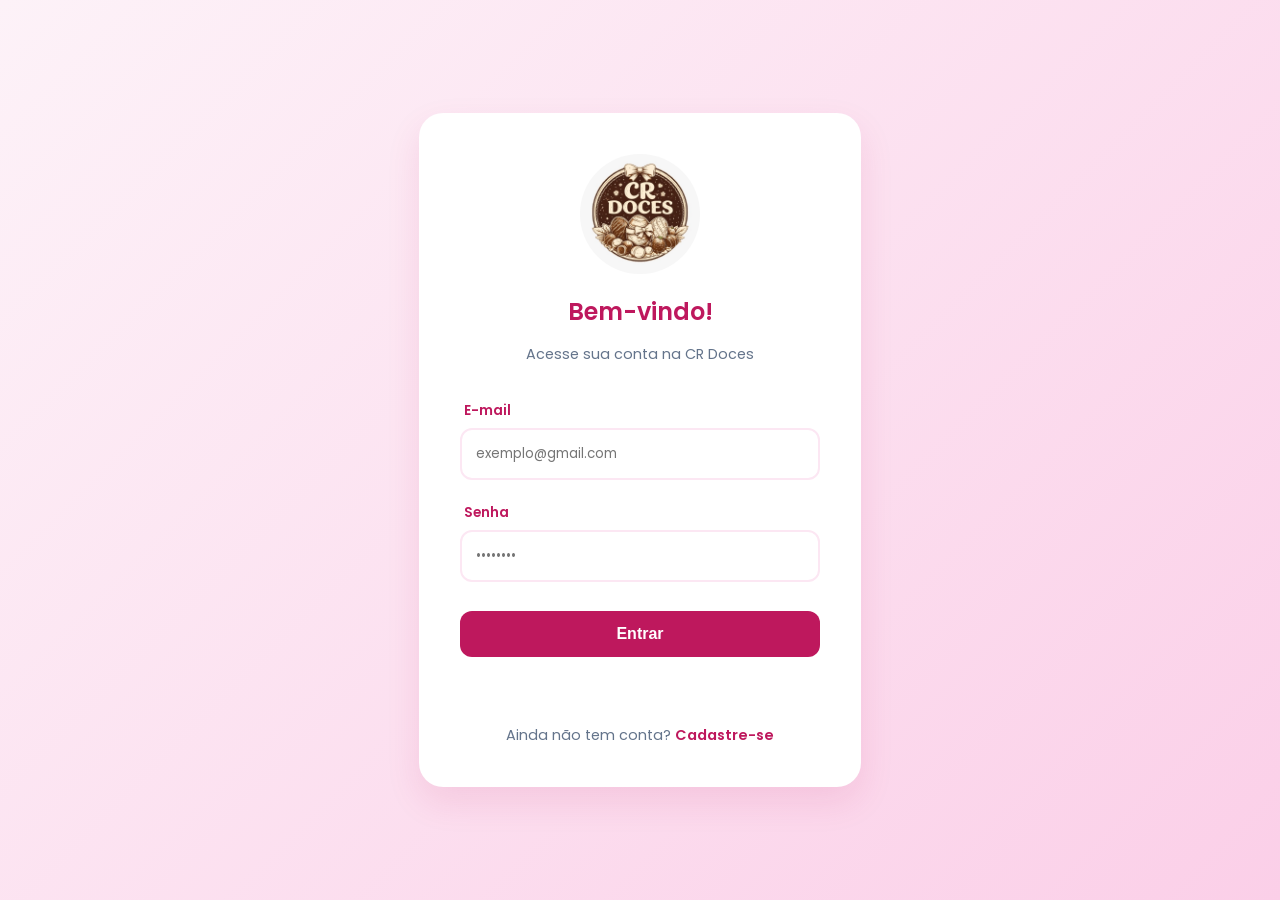
<file: Front-End/index.html>
<!DOCTYPE html>
<html lang="pt-br">
<head>
    <meta charset="UTF-8">
    <meta name="viewport" content="width=device-width, initial-scale=1.0">
    <title>Login - CR Doces</title>
    <link rel="stylesheet" href="css/style.css">
</head>
<body>
    <div class="auth-card">
        <div class="logo-container">
            <img src="assets/cr-doces.png" alt="Logo CR Doces" class="logo-img">
        </div>

        <h2>Bem-vindo!</h2>
        <p>Acesse sua conta na CR Doces</p>
        
        <div class="input-group">
            <label>E-mail</label>
            <input type="email" id="email" placeholder="exemplo@gmail.com">
        </div>
        
        <div class="input-group">
            <label>Senha</label>
            <input type="password" id="password" placeholder="••••••••">
        </div>

        <button onclick="fazerLogin()">Entrar</button>
        <div id="mensagem"></div>

        <div class="link-footer">
            Ainda não tem conta? <a href="cadastro.html">Cadastre-se</a>
        </div>
    </div>

    <script>
        async function fazerLogin() {
            const email = document.getElementById('email').value;
            const password = document.getElementById('password').value;
            const msg = document.getElementById('mensagem');

            try {
                const response = await fetch('http://localhost:8080/auth/login', {
                    method: 'POST',
                    headers: { 'Content-Type': 'application/json' },
                    body: JSON.stringify({ email, password })
                });

                const data = await response.json();

                if (response.ok) {
                    localStorage.setItem('token', data.Token); 
                    localStorage.setItem('userName', data.name);
                    msg.style.color = "green";
                    msg.innerText = "Login realizado! Redirecionando...";
                    setTimeout(() => window.location.href = 'dashboard.html', 1500);
                } else {
                    msg.style.color = "red";
                    msg.innerText = "E-mail ou senha incorretos.";
                }
            } catch (e) {
                msg.innerText = "Erro de conexão com o servidor.";
            }
        }
    </script>
</body>
</html>
</file>
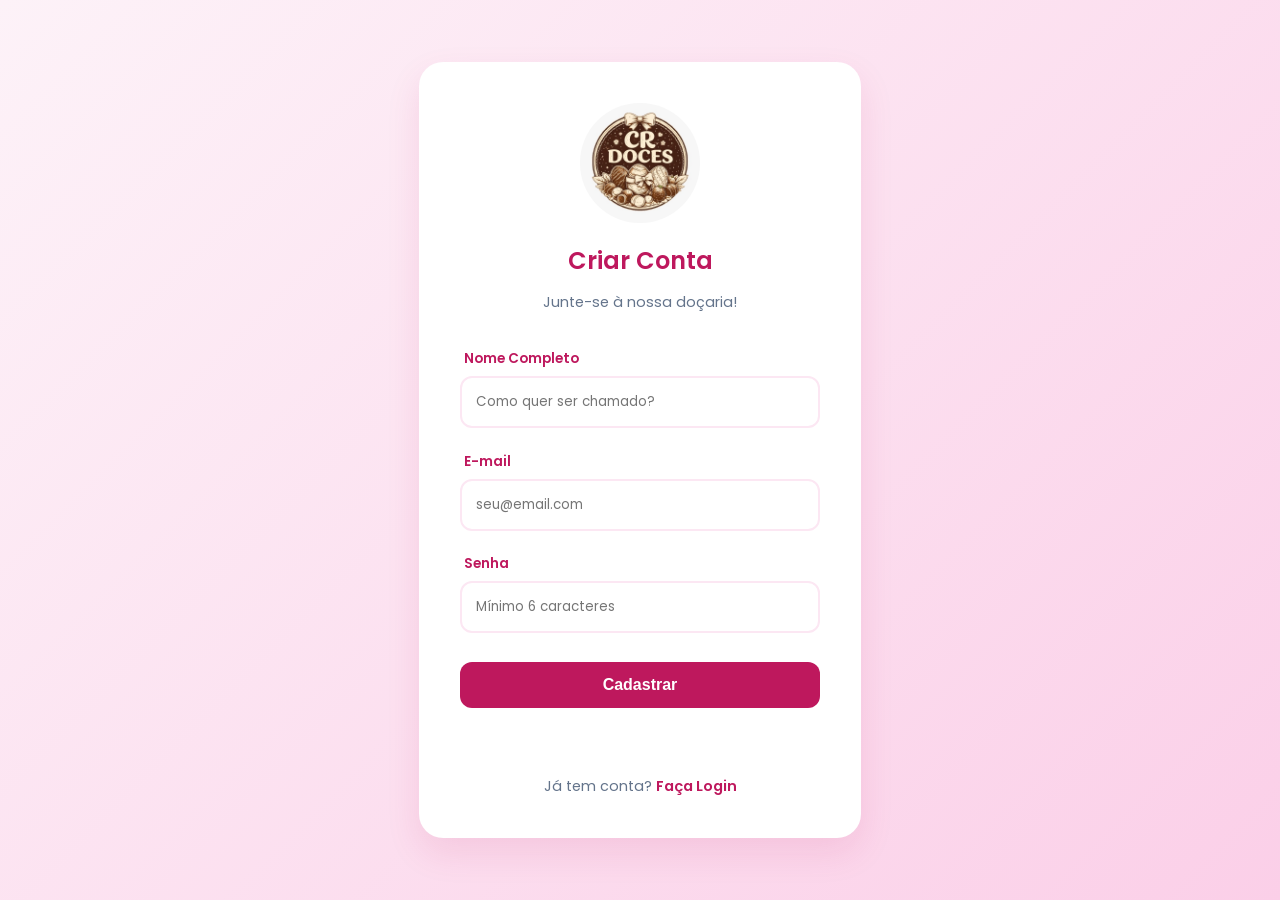
<file: Front-End/cadastro.html>
<!DOCTYPE html>
<html lang="pt-br">
<head>
    <meta charset="UTF-8">
    <meta name="viewport" content="width=device-width, initial-scale=1.0">
    <title>Cadastro - CR Doces</title>
    <link rel="stylesheet" href="css/style.css">
</head>
<body>
    <div class="auth-card">
        <div class="logo-container">
            <img src="assets/cr-doces.png" alt="Logo CR Doces" class="logo-img">
        </div>
        <h2>Criar Conta</h2>
        <p>Junte-se à nossa doçaria!</p>
        
        <div class="input-group">
            <label>Nome Completo</label>
            <input type="text" id="name" placeholder="Como quer ser chamado?">
        </div>

        <div class="input-group">
            <label>E-mail</label>
            <input type="email" id="email" placeholder="seu@email.com">
        </div>
        
        <div class="input-group">
            <label>Senha</label>
            <input type="password" id="password" placeholder="Mínimo 6 caracteres">
        </div>

        <button onclick="fazerCadastro()">Cadastrar</button>
        <div id="mensagem"></div>

        <div class="link-footer">
            Já tem conta? <a href="index.html">Faça Login</a>
        </div>
    </div>

    <script>
        async function fazerCadastro() {
            const name = document.getElementById('name').value;
            const email = document.getElementById('email').value;
            const password = document.getElementById('password').value;
            const msg = document.getElementById('mensagem');

            try {
                const response = await fetch('http://localhost:8080/auth/register', {
                    method: 'POST',
                    headers: { 'Content-Type': 'application/json' },
                    body: JSON.stringify({ name, email, password })
                });

                if (response.ok) {
                    msg.style.color = "green";
                    msg.innerText = "Conta criada! Você já pode logar.";
                    setTimeout(() => window.location.href = 'index.html', 2000);
                } else {
                    msg.style.color = "red";
                    msg.innerText = "Erro no cadastro. E-mail já existe?";
                }
            } catch (e) {
                msg.innerText = "Erro de conexão com o servidor.";
            }
        }
    </script>
</body>
</html>
</file>
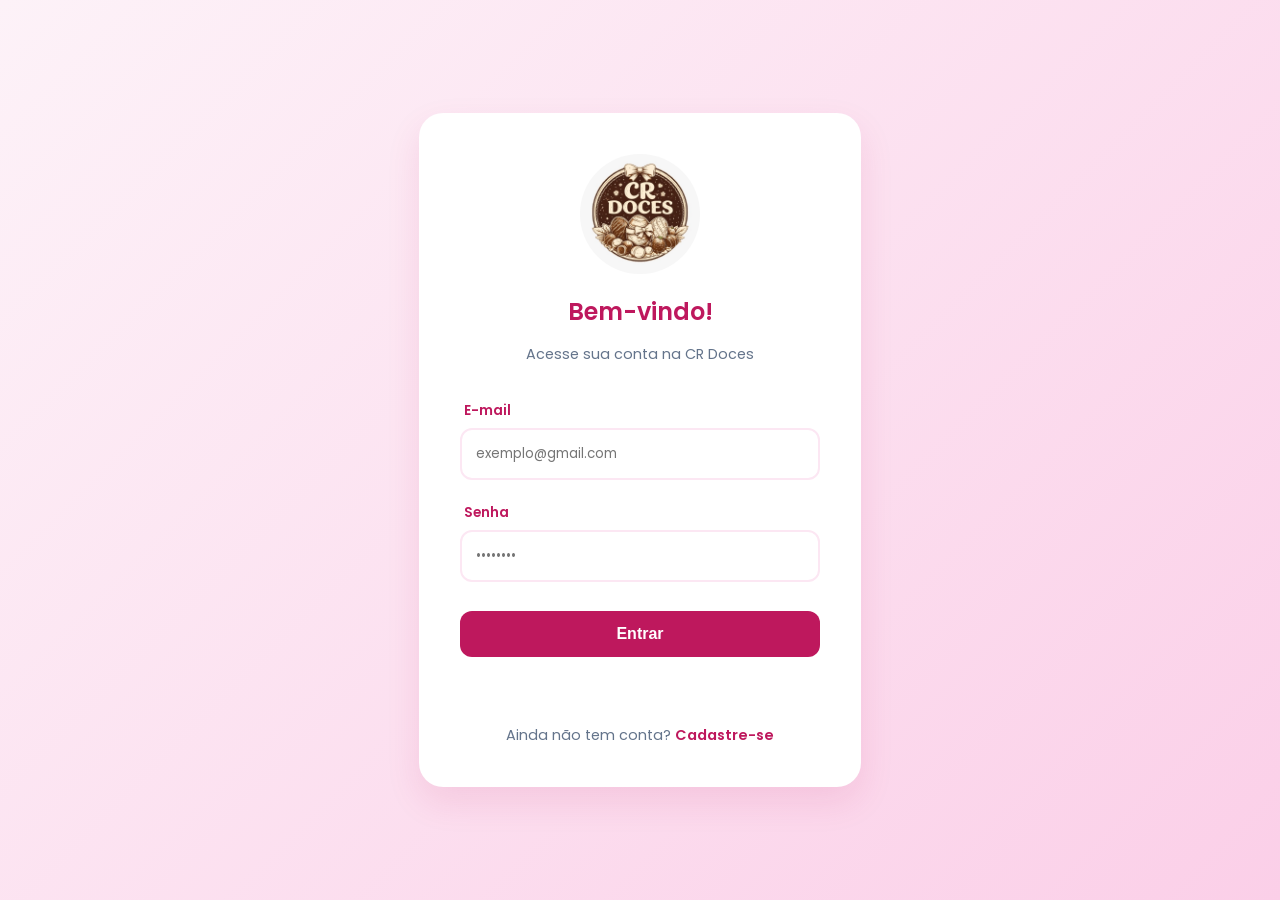
<file: Front-End/dashboard.html>
<!DOCTYPE html>
<html lang="en">
<head>
    <meta charset="UTF-8">
    <meta name="viewport" content="width=device-width, initial-scale=1.0">
    <title>Dashboard</title>

    <link rel="stylesheet" href="css/dashboard.css">
</head>
<body>
    <main class="main-content">
    <header class="header">
    <div class="welcome-group">
        <h2 id="userNameDisplay">Olá, Gestora</h2>
        <p class="subtitle">Painel de Pedidos</p>
    </div>
    <div class="user-info">
        <button class="btn-primary" onclick="abrirModalPedido()">+ Novo Pedido</button>
        <button class="btn-logout" onclick="logout()">Sair</button>
    </div>
</header>

    <section class="kpi-grid">
        <div class="kpi-card">
            <span class="kpi-title">Pendentes / Fazendo</span>
            <span class="kpi-value" id="countAtivos">0</span>
        </div>
        <div class="kpi-card">
            <span class="kpi-title">Faturamento (Hoje)</span>
            <span class="kpi-value" id="faturamentoDia">R$ 0,00</span>
        </div>
    </section>

    <section class="recent-orders">
        <h3 class="section-title">Fila de Produção</h3>
        <div class="table-container">
            <table>
                <thead>
                    <tr>
                        <th>Cliente</th>
                        <th>Pedido</th>
                        <th>Total</th>
                        <th>Status</th>
                        <th>Ações</th>
                    </tr>
                </thead>
                <tbody id="tabelaPedidos">
                    </tbody>
            </table>
        </div>
    </section>
</main>

<div id="modalPedido" class="modal">
    <div class="modal-content">
        <span class="close" onclick="fecharModalPedido()">&times;</span>
        <h2>Novo Pedido</h2>
        <form id="formNovoPedido">
            <div class="input-group">
                <label>Nome do Cliente</label>
                <input type="text" id="cliente" placeholder="Ex: Maria Silva" required>
            </div>
            <div class="input-group">
                <label>O que ela comprou? (Descrição)</label>
                <textarea id="itens" placeholder="Ex: 2x Bolo de Pote, 5x Brigadeiros" required></textarea>
            </div>
            <div class="input-group">
                <label>Valor Total (R$)</label>
                <input type="number" id="valor" step="0.01" placeholder="0.00" required>
            </div>
            <button type="submit" class="btn-save">Registrar Pedido</button>
        </form>
    </div>
</div>

</body>
</html>

<script>
 const API_URL = "http://localhost:8080/api/pedidos";
    const token = localStorage.getItem('token'); 

// Se não houver token, volta para o login (segurança básica no front)
if (!token && window.location.pathname.includes('dashboard.html')) {
    window.location.href = "index.html";
}

document.addEventListener('DOMContentLoaded', () => {
    const user = localStorage.getItem('userName') || 'Gestora';
    document.getElementById('userNameDisplay').innerText = `Olá, ${user}`;
    carregarPedidos(); // Busca do Java ao abrir
});

// --- FUNÇÕES DE COMUNICAÇÃO COM O JAVA ---

async function carregarPedidos() {
    try {
        const response = await fetch(API_URL, {
            headers: { "Authorization": `Bearer ${token}` }
        });
        if (response.status === 403) logout(); // Token expirado ou inválido
        
        const pedidos = await response.json();
        renderizarTabela(pedidos);
        atualizarKPIs(pedidos);
    } catch (error) {
        console.error("Erro ao carregar pedidos:", error);
    }
}

async function salvarNovoPedido(e) {
    e.preventDefault();

    const novoPedido = {
        cliente: document.getElementById('cliente').value,
        itens: document.getElementById('itens').value,
        valor: parseFloat(document.getElementById('valor').value)
    };

    try {
        const response = await fetch(API_URL, {
            method: "POST",
            headers: {
                "Authorization": `Bearer ${token}`,
                "Content-Type": "application/json"
            },
            body: JSON.stringify(novoPedido)
        });

        if (response.ok) {
            fecharModalPedido();
            carregarPedidos(); // Recarrega a lista atualizada
        }
    } catch (error) {
        alert("Erro ao salvar pedido no servidor.");
    }
}

async function avancarStatus(id, statusAtual) {
    let novoStatus = "";
    if (statusAtual === 'pendente') novoStatus = 'fazendo';
    else if (statusAtual === 'fazendo') novoStatus = 'entregue';

    try {
        await fetch(`${API_URL}/${id}/status`, {
            method: "PATCH",
            headers: {
                "Authorization": `Bearer ${token}`,
                "Content-Type": "application/json"
            },
            body: JSON.stringify(novoStatus)
        });
        carregarPedidos();
    } catch (error) {
        console.error("Erro ao atualizar status");
    }
}

// --- FUNÇÕES DE TELA ---

function renderizarTabela(lista) {
    const tbody = document.getElementById('tabelaPedidos');
    tbody.innerHTML = '';

    lista.forEach(p => {
        tbody.innerHTML += `
            <tr>
                <td data-label="Cliente"><strong>${p.cliente}</strong></td>
                <td data-label="Pedido">${p.itens}</td>
                <td data-label="Total">R$ ${p.valor.toFixed(2)}</td>
                <td data-label="Status"><span class="status ${p.status.toLowerCase()}">${p.status.toUpperCase()}</span></td>
                <td data-label="Ações">
                    ${p.status !== 'entregue' ? 
                        `<button class="btn-action" onclick="avancarStatus(${p.id}, '${p.status}')">Avançar ➔</button>` : 
                        `✅ Finalizado`}
                </td>
            </tr>
        `;
    });
}

function atualizarKPIs(lista) {
    const ativos = lista.filter(p => p.status !== 'entregue').length;
    const faturamento = lista
        .filter(p => p.status === 'entregue')
        .reduce((sum, p) => sum + p.valor, 0);

    document.getElementById('countAtivos').innerText = ativos;
    document.getElementById('faturamentoDia').innerText = `R$ ${faturamento.toFixed(2)}`;
}

function abrirModalPedido() { document.getElementById('modalPedido').style.display = 'block'; }
function fecharModalPedido() { 
    document.getElementById('modalPedido').style.display = 'none';
    document.getElementById('formNovoPedido').reset();
}

function logout() {
    localStorage.clear();
    window.location.href = "index.html";
}

// Escuta o formulário
document.getElementById('formNovoPedido').addEventListener('submit', salvarNovoPedido);
</script>
</file>
<file: Front-End/css/style.css>
/* style.css */
@import url('https://fonts.googleapis.com/css2?family=Poppins:wght@300;400;600&display=swap');

:root {
    --rosa-principal: #be185d;
    --rosa-claro: #fdf2f8;
    --rosa-hover: #9d174d;
    --branco: #ffffff;
    --cinza: #64748b;
}

body {
    font-family: 'Poppins', sans-serif;
    background: linear-gradient(135deg, var(--rosa-claro) 0%, #fbcfe8 100%);
    display: flex;
    justify-content: center;
    align-items: center;
    height: 100vh;
    margin: 0;
}

.auth-card {
    background: var(--branco);
    padding: 2.5rem;
    border-radius: 24px;
    box-shadow: 0 15px 35px rgba(190, 24, 93, 0.1);
    width: 360px;
    text-align: center;
    border: 1px solid rgba(255, 255, 255, 0.3);
}

h2 { 
    color: var(--rosa-principal); 
    margin-bottom: 0.5rem; 
    font-weight: 600;
}

p { 
    color: var(--cinza); 
    margin-bottom: 2rem; 
    font-size: 0.9rem; 
}

.input-group { 
    text-align: left; 
    margin-bottom: 1.2rem; 
}

label { 
    font-size: 0.85rem; 
    color: var(--rosa-principal); 
    font-weight: 600; 
    margin-left: 4px;
}

input {
    width: 100%;
    padding: 14px;
    margin-top: 6px;
    border: 2px solid #fce7f3;
    border-radius: 12px;
    box-sizing: border-box;
    outline: none;
    transition: all 0.3s ease;
    font-family: inherit;
}

input:focus { 
    border-color: var(--rosa-principal); 
    box-shadow: 0 0 8px rgba(190, 24, 93, 0.15); 
}

button {
    width: 100%;
    padding: 14px;
    background: var(--rosa-principal);
    color: white;
    border: none;
    border-radius: 12px;
    cursor: pointer;
    font-weight: 600;
    font-size: 1rem;
    margin-top: 10px;
    transition: all 0.3s ease;
}

button:hover { 
    background: var(--rosa-hover); 
    transform: translateY(-2px);
    box-shadow: 0 5px 15px rgba(190, 24, 93, 0.3);
}

.link-footer { 
    margin-top: 1.8rem; 
    font-size: 0.9rem; 
    color: var(--cinza); 
}

.link-footer a { 
    color: var(--rosa-principal); 
    text-decoration: none; 
    font-weight: 600; 
}

.link-footer a:hover {
    text-decoration: underline;
}

#mensagem { 
    margin-top: 1.2rem; 
    font-weight: 500; 
    font-size: 0.9rem; 
    min-height: 20px;
}

.logo-container {
    display: flex;
    justify-content: center;
    margin-bottom: 20px; 
}


.logo-img {
    width: 120px; 
    height: auto; 
    border-radius: 50%; 
}


/*Questões de reponsividade UTILIZADO IA Como apoio nessa parte.*/
@media (max-width: 480px) {
    body {
        padding: 20px; 
        align-items: flex-start; 
        padding-top: 10vh;
    }

    .auth-card {
        width: 100%; 
        max-width: none; 
        padding: 1.5rem; 
        border-radius: 15px; 
    }

    h2 {
        font-size: 1.5rem; 
    }

    input, button {
        padding: 15px; 
        font-size: 16px; 
    }
}
</file>
<file: Front-End/css/dashboard.css>
/* dashboard.css */
@import url('https://fonts.googleapis.com/css2?family=Poppins:wght@300;400;500;600;700&display=swap');

:root {
    --primary: #be185d;       /* Rosa CR-Doces */
    --primary-hover: #9d174d;
    --secondary: #fdf2f8;     /* Rosa Pastel de fundo */
    --text-dark: #1e293b;
    --text-light: #64748b;
    --white: #ffffff;
    --success: #10b981;       /* Verde para "Entregue" */
    --warning: #f59e0b;       /* Laranja para "Fazendo" */
    --danger: #ef4444;        /* Vermelho para "Pendente" */
    --shadow: 0 4px 15px rgba(0, 0, 0, 0.05);
}

* {
    margin: 0;
    padding: 0;
    box-sizing: border-box;
    font-family: 'Poppins', sans-serif;
}

body {
    background-color: var(--secondary);
    color: var(--text-dark);
    display: flex;
    min-height: 100vh;
}

/* --- SIDEBAR --- */
.sidebar {
    width: 260px;
    background: var(--white);
    border-right: 1px solid #e2e8f0;
    display: flex;
    flex-direction: column;
    padding: 2rem 1.5rem;
    position: fixed;
    height: 100vh;
    transition: 0.3s;
}

.brand {
    font-size: 1.5rem;
    font-weight: 700;
    color: var(--primary);
    margin-bottom: 2.5rem;
    text-align: center;
}

.menu-item {
    display: flex;
    align-items: center;
    padding: 0.8rem 1rem;
    color: var(--text-light);
    text-decoration: none;
    border-radius: 10px;
    margin-bottom: 0.5rem;
    font-weight: 500;
    transition: 0.2s;
}

.menu-item:hover, .menu-item.active {
    background: var(--secondary);
    color: var(--primary);
}

/* --- CONTEÚDO PRINCIPAL --- */
.main-content {
    flex: 1;
    margin-left: 260px; /* Espaço da sidebar */
    padding: 2rem;
}

.header {
    display: flex;
    justify-content: space-between;
    align-items: center;
    margin-bottom: 2rem;
}

/* --- BOTÕES --- */
.btn-primary {
    background: var(--primary);
    color: white;
    border: none;
    padding: 0.7rem 1.5rem;
    border-radius: 8px;
    font-weight: 600;
    cursor: pointer;
    transition: 0.2s;
}

.btn-primary:hover {
    background: var(--primary-hover);
    transform: translateY(-2px);
}

.btn-logout {
    background: transparent;
    color: var(--text-light);
    border: 1px solid #e2e8f0;
    padding: 0.7rem 1.2rem;
    border-radius: 8px;
    cursor: pointer;
    margin-left: 10px;
}

/* --- CARDS DE MÉTRICAS (KPI) --- */
.kpi-grid {
    display: grid;
    grid-template-columns: repeat(auto-fit, minmax(200px, 1fr));
    gap: 1.5rem;
    margin-bottom: 2.5rem;
}

.kpi-card {
    background: var(--white);
    padding: 1.5rem;
    border-radius: 16px;
    box-shadow: var(--shadow);
    text-align: center;
}

.kpi-title {
    font-size: 0.85rem;
    color: var(--text-light);
    text-transform: uppercase;
    letter-spacing: 1px;
    display: block;
    margin-bottom: 0.5rem;
}

.kpi-value {
    font-size: 1.75rem;
    font-weight: 700;
    color: var(--text-dark);
}

/* --- TABELA DE PEDIDOS --- */
.recent-orders {
    background: var(--white);
    padding: 1.5rem;
    border-radius: 16px;
    box-shadow: var(--shadow);
}

.section-title {
    margin-bottom: 1.5rem;
    font-size: 1.2rem;
    font-weight: 600;
}

.table-container {
    width: 100%;
    overflow-x: auto;
}

table {
    width: 100%;
    border-collapse: collapse;
}

th {
    text-align: left;
    padding: 1rem;
    color: var(--text-light);
    border-bottom: 2px solid var(--secondary);
    font-size: 0.9rem;
}

td {
    padding: 1rem;
    border-bottom: 1px solid #f1f5f9;
}

/* Status Badges */
.status {
    padding: 5px 12px;
    border-radius: 20px;
    font-size: 0.75rem;
    font-weight: 700;
    text-transform: uppercase;
}

.status.pendente { background: #fee2e2; color: var(--danger); }
.status.fazendo { background: #fef3c7; color: var(--warning); }
.status.entregue { background: #d1fae5; color: var(--success); }

.btn-action {
    background: #f1f5f9;
    border: none;
    padding: 5px 10px;
    border-radius: 6px;
    cursor: pointer;
    font-weight: 600;
    color: var(--primary);
}

/* --- MODAL --- */
.modal {
    display: none;
    position: fixed;
    z-index: 3000;
    left: 0;
    top: 0;
    width: 100%;
    height: 100%;
    background: rgba(30, 41, 59, 0.5);
    backdrop-filter: blur(4px);
}

.modal-content {
    background: var(--white);
    margin: 5% auto;
    padding: 2.5rem;
    width: 90%;
    max-width: 450px;
    border-radius: 20px;
    box-shadow: 0 20px 25px -5px rgba(0,0,0,0.1);
    position: relative;
}

.close {
    position: absolute;
    right: 20px;
    top: 15px;
    font-size: 1.5rem;
    cursor: pointer;
    color: var(--text-light);
}

.input-group {
    margin-bottom: 1.2rem;
}

.input-group label {
    display: block;
    margin-bottom: 0.5rem;
    font-weight: 500;
    font-size: 0.9rem;
}

.input-group input, .input-group textarea {
    width: 100%;
    padding: 0.8rem;
    border: 1px solid #e2e8f0;
    border-radius: 8px;
    font-size: 1rem;
}


.welcome-group {
    display: flex;
    flex-direction: column;
}

.subtitle {
    color: var(--text-light);
    font-size: 0.85rem;
    font-weight: 400;
}

#userNameDisplay {
    font-size: 1.5rem;
    color: var(--primary);
    line-height: 1.2;
}

.btn-save {
    width: 100%;
    background: var(--primary); /* Aquele rosa bonito */
    color: white;
    border: none;
    padding: 12px;
    border-radius: 8px;
    font-weight: 600;
    font-size: 1rem;
    cursor: pointer;
    margin-top: 15px;
    transition: background 0.3s ease;
}

.btn-save:hover {
    background: var(--primary-hover);
}



/*Questões de reponsividade UTILIZADO IA Como apoio nessa parte.*/
@media (max-width: 768px) {
    body {
        flex-direction: column; /* Empilha sidebar e conteúdo */
    }

    .sidebar {
        width: 100%;
        height: auto;
        position: relative;
        padding: 1rem;
        flex-direction: row;
        justify-content: space-between;
        align-items: center;
        border-right: none;
        border-bottom: 1px solid #e2e8f0;
    }

    .brand {
        margin-bottom: 0;
        font-size: 1.2rem;
    }

    .sidebar nav {
        display: flex;
        gap: 10px;
    }

    .menu-item {
        margin-bottom: 0;
        padding: 0.5rem;
    }

    .menu-item span {
        display: none; /* Esconde o texto, deixa só os ícones/emojis no menu */
    }

    .main-content {
        margin-left: 0; /* Remove o recuo da sidebar fixa */
        padding: 1rem;
    }

    .header {
        flex-direction: column;
        align-items: stretch;
        gap: 1rem;
    }

    .header h2 {
        font-size: 1.3rem;
        text-align: center;
    }

    .btn-primary {
        width: 100%; /* Botão de novo pedido ocupa a largura toda no celular */
        text-align: center;
    }

    /* --- TRANSFORMAÇÃO DA TABELA EM CARDS --- */
    table, thead, tbody, th, td, tr {
        display: block;
    }

    thead tr {
        position: absolute;
        top: -9999px;
        left: -9999px;
    }

    tr {
        background: var(--white);
        border: 1px solid #edf2f7;
        border-radius: 12px;
        margin-bottom: 1rem;
        padding: 0.5rem;
        box-shadow: var(--shadow);
    }

    td {
        border: none;
        position: relative;
        padding-left: 50% !important;
        text-align: right;
        font-size: 0.9rem;
    }

    td:before {
        position: absolute;
        left: 1rem;
        width: 45%;
        padding-right: 10px;
        white-space: nowrap;
        text-align: left;
        font-weight: 700;
        color: var(--primary);
        content: attr(data-label); /* Usa o atributo data-label que vamos colocar no HTML */
    }

    .status {
        display: inline-block;
        margin-top: 5px;
    }

    /* Ajuste do Modal para Mobile */
    .modal-content {
        width: 95%;
        margin: 10% auto;
        padding: 1.5rem;
    }
}
</file>
